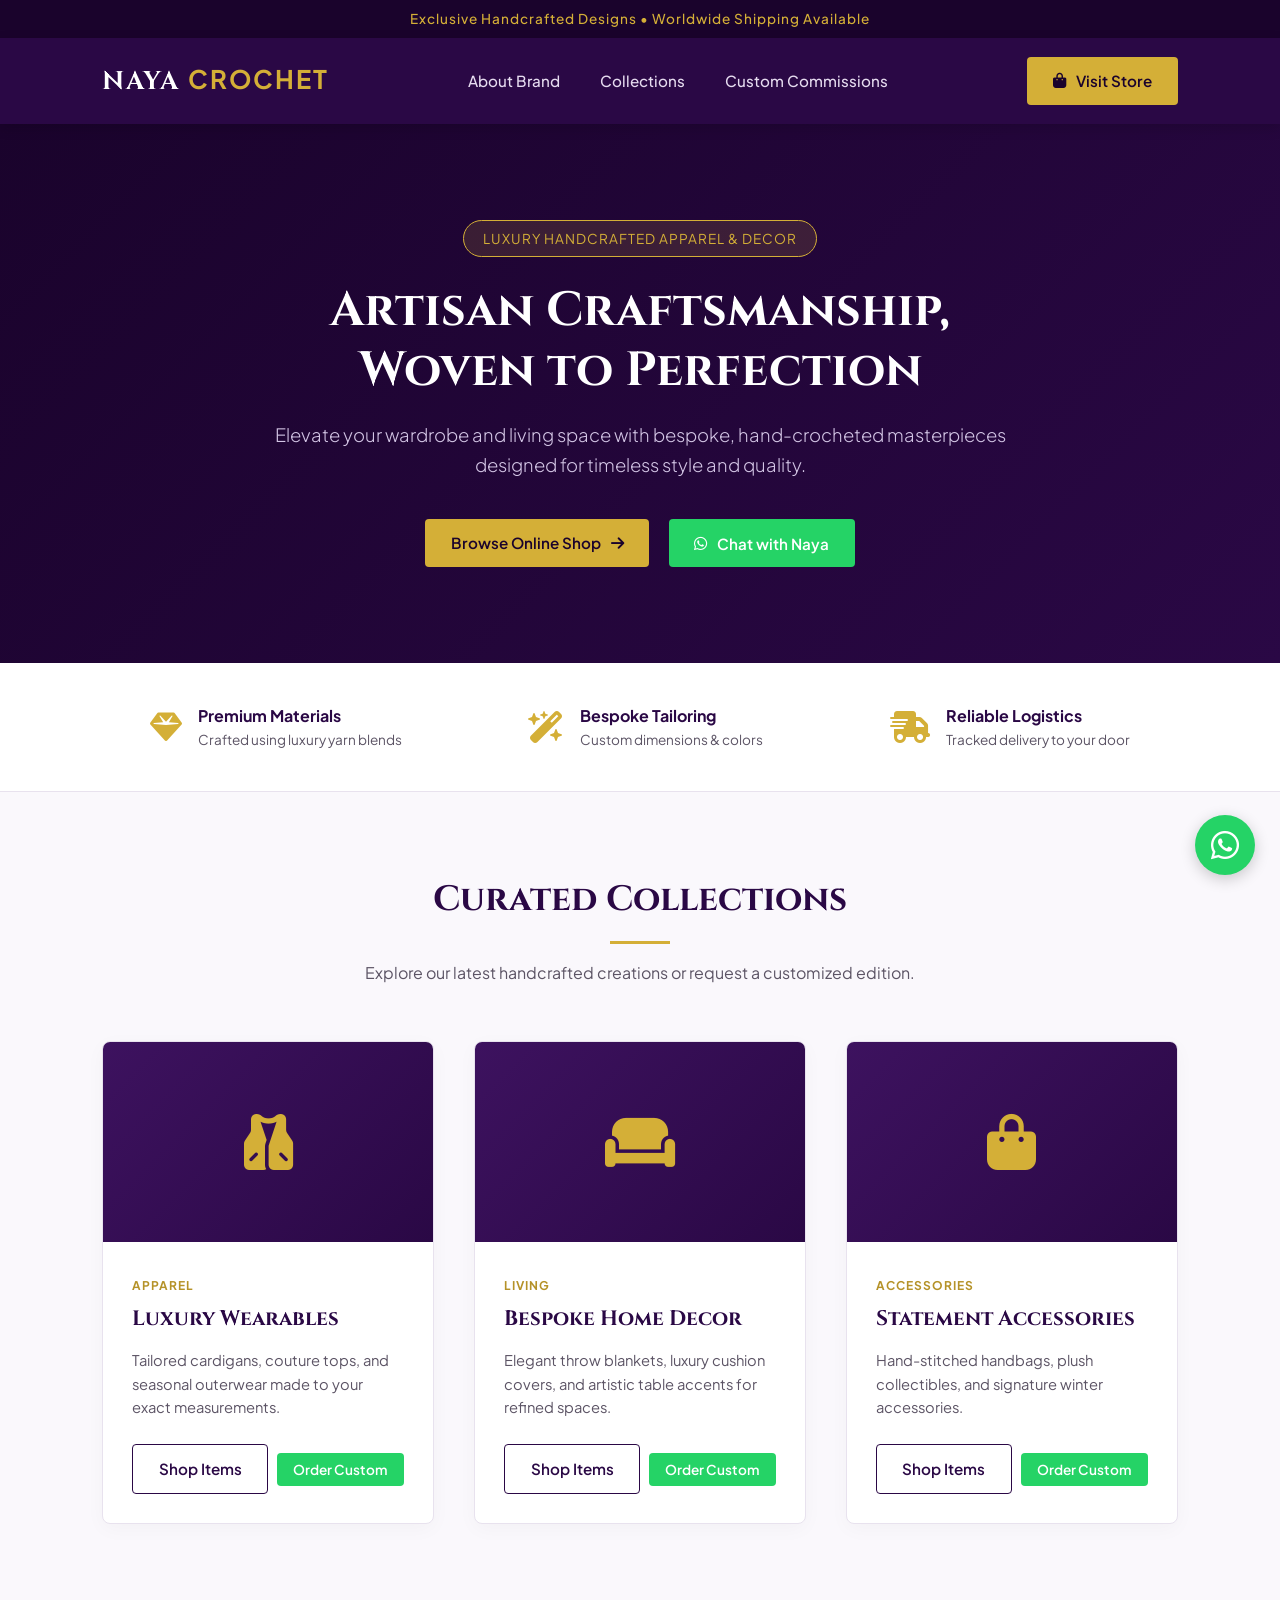
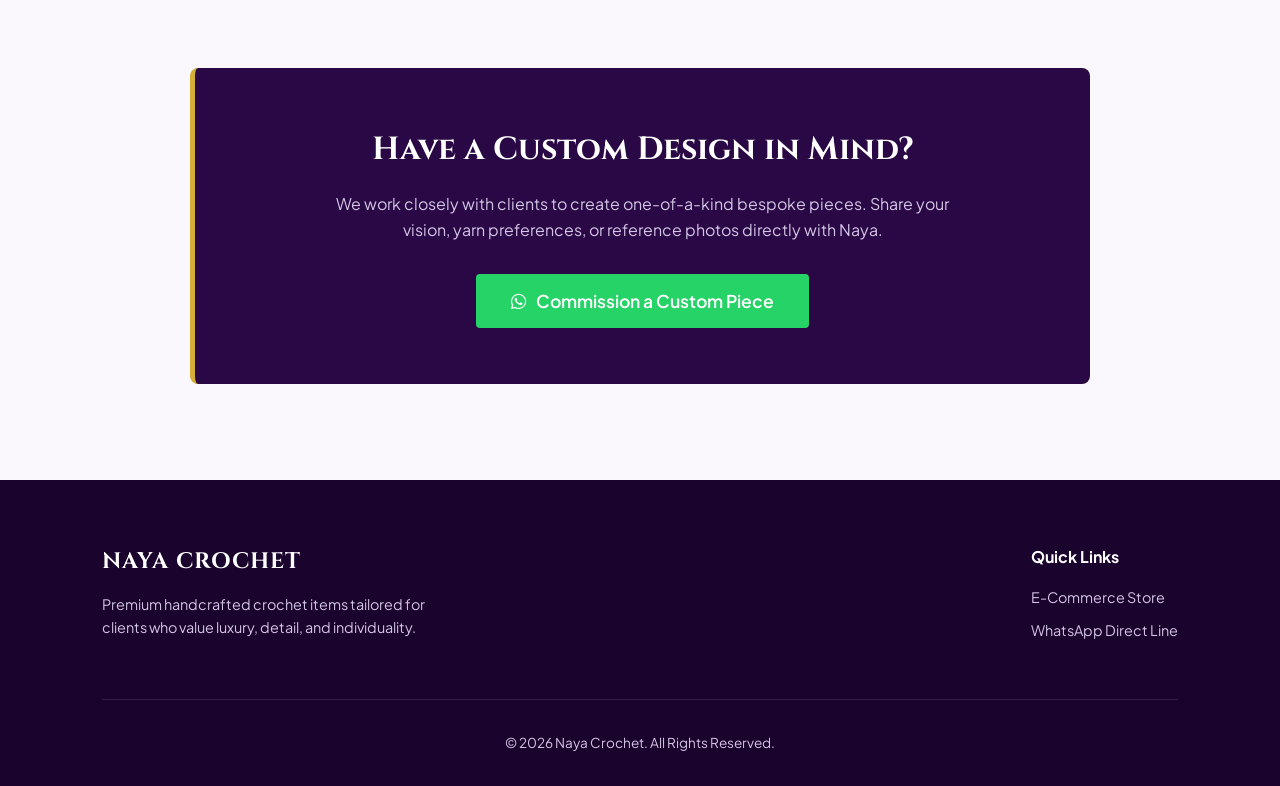
<file: index.html>
<!DOCTYPE html>
<html lang="en">
<head>
  <meta charset="UTF-8">
  <meta name="viewport" content="width=device-width, initial-scale=1.0">
  <title>Naya Crochet | Handcrafted Elegance</title>
  <link rel="stylesheet" href="styles.css">
  <!-- Font Awesome Icons -->
  <link rel="stylesheet" href="https://cdnjs.cloudflare.com/ajax/libs/font-awesome/6.4.0/css/all.min.css">
  <!-- Google Fonts -->
  <link rel="preconnect" href="https://fonts.googleapis.com">
  <link rel="preconnect" href="https://fonts.gstatic.com" crossorigin>
  <link href="https://fonts.googleapis.com/css2?family=Cinzel:wght@500;700&family=Plus+Jakarta+Sans:wght@300;400;500;600;700&display=swap" rel="stylesheet">
</head>
<body>

  <!-- Announcement Bar -->
  <div class="top-bar">
    <p>Exclusive Handcrafted Designs • Worldwide Shipping Available</p>
  </div>

  <!-- Navigation -->
  <nav class="navbar">
    <div class="logo">NAYA <span>CROCHET</span></div>
    <ul class="nav-links">
      <li><a href="#about">About Brand</a></li>
      <li><a href="#collections">Collections</a></li>
      <li><a href="#custom">Custom Commissions</a></li>
    </ul>
    <a href="#" class="btn btn-gold shop-link" target="_blank">
      <i class="fa-solid fa-bag-shopping"></i> Visit Store
    </a>
  </nav>

  <!-- Hero Section -->
  <header class="hero">
    <div class="hero-content">
      <span class="hero-badge">Luxury Handcrafted Apparel & Decor</span>
      <h1>Artisan Craftsmanship, Woven to Perfection</h1>
      <p>Elevate your wardrobe and living space with bespoke, hand-crocheted masterpieces designed for timeless style and quality.</p>
      <div class="hero-btns">
        <a href="#" class="btn btn-gold shop-link" target="_blank">
          Browse Online Shop <i class="fa-solid fa-arrow-right"></i>
        </a>
        <button class="btn btn-whatsapp" id="heroWhatsappBtn">
          <i class="fa-brands fa-whatsapp"></i> Chat with Naya
        </button>
      </div>
    </div>
  </header>

  <!-- Trust Indicators -->
  <section class="trust-bar">
    <div class="trust-item">
      <i class="fa-solid fa-gem"></i>
      <div>
        <h4>Premium Materials</h4>
        <p>Crafted using luxury yarn blends</p>
      </div>
    </div>
    <div class="trust-item">
      <i class="fa-solid fa-wand-magic-sparkles"></i>
      <div>
        <h4>Bespoke Tailoring</h4>
        <p>Custom dimensions & colors</p>
      </div>
    </div>
    <div class="trust-item">
      <i class="fa-solid fa-truck-fast"></i>
      <div>
        <h4>Reliable Logistics</h4>
        <p>Tracked delivery to your door</p>
      </div>
    </div>
  </section>

  <!-- Featured Collections -->
  <section class="collections" id="collections">
    <div class="section-header">
      <h2>Curated Collections</h2>
      <div class="gold-divider"></div>
      <p>Explore our latest handcrafted creations or request a customized edition.</p>
    </div>
    
    <div class="grid">
      <!-- Collection 1 -->
      <div class="card">
        <div class="card-img-placeholder">
          <i class="fa-solid fa-vest"></i>
        </div>
        <div class="card-body">
          <span class="category-tag">Apparel</span>
          <h3>Luxury Wearables</h3>
          <p>Tailored cardigans, couture tops, and seasonal outerwear made to your exact measurements.</p>
          <div class="card-actions">
            <a href="#" class="btn btn-outline shop-link" target="_blank">Shop Items</a>
            <button class="btn btn-whatsapp-sm whatsapp-order-btn" data-product="Luxury Wearables">Order Custom</button>
          </div>
        </div>
      </div>

      <!-- Collection 2 -->
      <div class="card">
        <div class="card-img-placeholder">
          <i class="fa-solid fa-couch"></i>
        </div>
        <div class="card-body">
          <span class="category-tag">Living</span>
          <h3>Bespoke Home Decor</h3>
          <p>Elegant throw blankets, luxury cushion covers, and artistic table accents for refined spaces.</p>
          <div class="card-actions">
            <a href="#" class="btn btn-outline shop-link" target="_blank">Shop Items</a>
            <button class="btn btn-whatsapp-sm whatsapp-order-btn" data-product="Bespoke Home Decor">Order Custom</button>
          </div>
        </div>
      </div>

      <!-- Collection 3 -->
      <div class="card">
        <div class="card-img-placeholder">
          <i class="fa-solid fa-bag-shopping"></i>
        </div>
        <div class="card-body">
          <span class="category-tag">Accessories</span>
          <h3>Statement Accessories</h3>
          <p>Hand-stitched handbags, plush collectibles, and signature winter accessories.</p>
          <div class="card-actions">
            <a href="#" class="btn btn-outline shop-link" target="_blank">Shop Items</a>
            <button class="btn btn-whatsapp-sm whatsapp-order-btn" data-product="Statement Accessories">Order Custom</button>
          </div>
        </div>
      </div>
    </div>
  </section>

  <!-- Custom Orders Banner -->
  <section class="custom-orders" id="custom">
    <div class="custom-box">
      <h2>Have a Custom Design in Mind?</h2>
      <p>We work closely with clients to create one-of-a-kind bespoke pieces. Share your vision, yarn preferences, or reference photos directly with Naya.</p>
      <button class="btn btn-whatsapp btn-large" id="customWhatsappBtn">
        <i class="fa-brands fa-whatsapp"></i> Commission a Custom Piece
      </button>
    </div>
  </section>

  <!-- Footer -->
  <footer>
    <div class="footer-content">
      <div class="footer-brand">
        <h3>NAYA CROCHET</h3>
        <p>Premium handcrafted crochet items tailored for clients who value luxury, detail, and individuality.</p>
      </div>
      <div class="footer-links">
        <h4>Quick Links</h4>
        <a href="#" class="shop-link" target="_blank">E-Commerce Store</a>
        <a href="+234 7059304088" id="footerWhatsapp">WhatsApp Direct Line</a>
      </div>
    </div>
    <div class="footer-bottom">
      <p>&copy; 2026 Naya Crochet. All Rights Reserved.</p>
    </div>
  </footer>

  <script src="script.js"></script>

<a href="+234 7059304088" class="floating-whatsapp" id="floatingWhatsapp">
  <i class="fa-brands fa-whatsapp"></i>
</a>

</body>
</html>
</file>
<file: styles.css>
/* Color Palette Variables */
:root {
  --primary-purple: #2A0845;      /* Deep Royal Purple */
  --purple-dark: #1A032C;          /* Deep Dark Shadow */
  --purple-light: #3D125F;         /* Secondary Accent Purple */
  --accent-gold: #D4AF37;          /* Metallic Champagne Gold */
  --accent-gold-hover: #B59228;
  --whatsapp-green: #25D366;
  --whatsapp-hover: #1EBC57;
  --bg-light: #FAF8FC;             /* Subtle Lavender White Background */
  --card-bg: #FFFFFF;
  --text-dark: #1F1B24;
  --text-muted: #5C5465;
  --border-color: #E8E2EE;
}

/* Reset & Fonts */
* {
  margin: 0;
  padding: 0;
  box-sizing: border-box;
  font-family: 'Plus Jakarta Sans', sans-serif;
}

body {
  background-color: var(--bg-light);
  color: var(--text-dark);
  line-height: 1.6;
}

h1, h2, h3, .logo {
  font-family: 'Cinzel', serif;
}

/* Announcement Top Bar */
.top-bar {
  background-color: var(--purple-dark);
  color: var(--accent-gold);
  text-align: center;
  padding: 0.5rem 1rem;
  font-size: 0.85rem;
  letter-spacing: 1px;
  font-weight: 500;
}

/* Navbar */
.navbar {
  display: flex;
  justify-content: space-between;
  align-items: center;
  padding: 1.2rem 8%;
  background: var(--primary-purple);
  box-shadow: 0 4px 12px rgba(0, 0, 0, 0.15);
  position: sticky;
  top: 0;
  z-index: 100;
}

.logo {
  font-size: 1.6rem;
  font-weight: 700;
  color: #FFFFFF;
  letter-spacing: 2px;
}

.logo span {
  color: var(--accent-gold);
}

.nav-links {
  display: flex;
  list-style: none;
  gap: 2.5rem;
}

.nav-links a {
  text-decoration: none;
  color: #E6DCF0;
  font-weight: 500;
  font-size: 0.95rem;
  transition: color 0.3s ease;
}

.nav-links a:hover {
  color: var(--accent-gold);
}

/* Buttons */
.btn {
  display: inline-flex;
  align-items: center;
  justify-content: center;
  gap: 10px;
  padding: 0.75rem 1.6rem;
  border-radius: 4px;
  text-decoration: none;
  font-weight: 600;
  font-size: 0.95rem;
  cursor: pointer;
  border: none;
  transition: all 0.3s ease;
}

.btn-gold {
  background-color: var(--accent-gold);
  color: var(--purple-dark);
}

.btn-gold:hover {
  background-color: var(--accent-gold-hover);
  transform: translateY(-2px);
}

.btn-whatsapp {
  background-color: var(--whatsapp-green);
  color: #FFFFFF;
}

.btn-whatsapp:hover {
  background-color: var(--whatsapp-hover);
  transform: translateY(-2px);
}

.btn-whatsapp-sm {
  background-color: var(--whatsapp-green);
  color: #FFFFFF;
  padding: 0.5rem 1rem;
  font-size: 0.85rem;
}

.btn-outline {
  border: 1.5px solid var(--primary-purple);
  color: var(--primary-purple);
  background: transparent;
}

.btn-outline:hover {
  background: var(--primary-purple);
  color: #FFFFFF;
}

.btn-large {
  padding: 1rem 2.2rem;
  font-size: 1.1rem;
}

/* Hero Section */
.hero {
  background: linear-gradient(135deg, var(--purple-dark) 0%, var(--primary-purple) 100%);
  color: #FFFFFF;
  padding: 6rem 8%;
  text-align: center;
}

.hero-content {
  max-width: 800px;
  margin: 0 auto;
}

.hero-badge {
  display: inline-block;
  background: rgba(212, 175, 55, 0.15);
  border: 1px solid var(--accent-gold);
  color: var(--accent-gold);
  padding: 0.4rem 1.2rem;
  border-radius: 20px;
  font-size: 0.85rem;
  letter-spacing: 1px;
  margin-bottom: 1.5rem;
  text-transform: uppercase;
}

.hero h1 {
  font-size: 3rem;
  line-height: 1.25;
  margin-bottom: 1.2rem;
  color: #FFFFFF;
}

.hero p {
  font-size: 1.15rem;
  color: #D3C5E5;
  margin-bottom: 2.5rem;
  font-weight: 300;
}

.hero-btns {
  display: flex;
  justify-content: center;
  gap: 1.2rem;
  flex-wrap: wrap;
}

/* Trust Bar */
.trust-bar {
  display: flex;
  justify-content: space-around;
  padding: 2.5rem 8%;
  background: #FFFFFF;
  border-bottom: 1px solid var(--border-color);
  flex-wrap: wrap;
  gap: 2rem;
}

.trust-item {
  display: flex;
  align-items: center;
  gap: 1rem;
}

.trust-item i {
  font-size: 2rem;
  color: var(--accent-gold);
}

.trust-item h4 {
  font-size: 1rem;
  color: var(--primary-purple);
}

.trust-item p {
  font-size: 0.85rem;
  color: var(--text-muted);
}

/* Collections Section */
.collections {
  padding: 5rem 8%;
}

.section-header {
  text-align: center;
  margin-bottom: 3.5rem;
}

.section-header h2 {
  font-size: 2.2rem;
  color: var(--primary-purple);
}

.gold-divider {
  width: 60px;
  height: 3px;
  background-color: var(--accent-gold);
  margin: 0.8rem auto 1rem;
}

.section-header p {
  color: var(--text-muted);
}

.grid {
  display: grid;
  grid-template-columns: repeat(auto-fit, minmax(300px, 1fr));
  gap: 2.5rem;
}

.card {
  background: var(--card-bg);
  border-radius: 8px;
  overflow: hidden;
  border: 1px solid var(--border-color);
  box-shadow: 0 5px 20px rgba(0, 0, 0, 0.03);
  transition: transform 0.3s ease, box-shadow 0.3s ease;
}

.card:hover {
  transform: translateY(-5px);
  box-shadow: 0 10px 25px rgba(42, 8, 69, 0.1);
}

.card-img-placeholder {
  height: 200px;
  background: linear-gradient(135deg, #3D125F 0%, #2A0845 100%);
  display: flex;
  align-items: center;
  justify-content: center;
  font-size: 3.5rem;
  color: var(--accent-gold);
}

.card-body {
  padding: 1.8rem;
}

.category-tag {
  font-size: 0.75rem;
  text-transform: uppercase;
  letter-spacing: 1px;
  color: var(--accent-gold-hover);
  font-weight: 700;
}

.card-body h3 {
  font-size: 1.3rem;
  margin: 0.4rem 0 0.8rem;
  color: var(--primary-purple);
}

.card-body p {
  font-size: 0.92rem;
  color: var(--text-muted);
  margin-bottom: 1.5rem;
}

.card-actions {
  display: flex;
  justify-content: space-between;
  align-items: center;
  gap: 0.5rem;
}

/* Custom Orders Section */
.custom-orders {
  padding: 4rem 8% 6rem;
}

.custom-box {
  background: var(--primary-purple);
  border-left: 5px solid var(--accent-gold);
  border-radius: 8px;
  padding: 3.5rem 2rem;
  text-align: center;
  color: #FFFFFF;
  max-width: 900px;
  margin: 0 auto;
}

.custom-box h2 {
  font-size: 2rem;
  margin-bottom: 1rem;
  color: #FFFFFF;
}

.custom-box p {
  color: #D3C5E5;
  margin-bottom: 2rem;
  max-width: 650px;
  margin-left: auto;
  margin-right: auto;
}

/* Footer */
footer {
  background-color: var(--purple-dark);
  color: #D3C5E5;
  padding: 4rem 8% 2rem;
}

.footer-content {
  display: flex;
  justify-content: space-between;
  flex-wrap: wrap;
  gap: 2rem;
  margin-bottom: 3rem;
}

.footer-brand h3 {
  color: #FFFFFF;
  font-size: 1.4rem;
  margin-bottom: 0.8rem;
  letter-spacing: 1px;
}

.footer-brand p {
  max-width: 350px;
  font-size: 0.9rem;
}

.footer-links h4 {
  color: #FFFFFF;
  margin-bottom: 1rem;
}

.footer-links a {
  display: block;
  color: #D3C5E5;
  text-decoration: none;
  margin-bottom: 0.6rem;
  font-size: 0.9rem;
  transition: color 0.3s;
}

.footer-links a:hover {
  color: var(--accent-gold);
}

.footer-bottom {
  text-align: center;
  padding-top: 2rem;
  border-top: 1px solid rgba(255, 255, 255, 0.1);
  font-size: 0.85rem;
}

/* Responsive Design */
@media (max-width: 768px) {
  .navbar {
    flex-direction: column;
    gap: 1rem;
  }
  .nav-links {
    gap: 1.2rem;
  }
  .hero h1 {
    font-size: 2.2rem;
  }
  .card-actions {
    flex-direction: column;
    gap: 0.8rem;
  }
  .card-actions .btn {
    width: 100%;
  }
}

.floating-whatsapp {
  position: fixed;
  bottom: 25px;
  right: 25px;
  background-color: var(--whatsapp-green);
  color: #FFF;
  width: 60px;
  height: 60px;
  border-radius: 50%;
  display: flex;
  align-items: center;
  justify-content: center;
  font-size: 2rem;
  box-shadow: 0 4px 15px rgba(0, 0, 0, 0.2);
  z-index: 1000;
  transition: transform 0.3s ease, background-color 0.3s ease;
  text-decoration: none;
}

.floating-whatsapp:hover {
  transform: scale(1.1);
  background-color: var(--whatsapp-hover);
}
</file>
